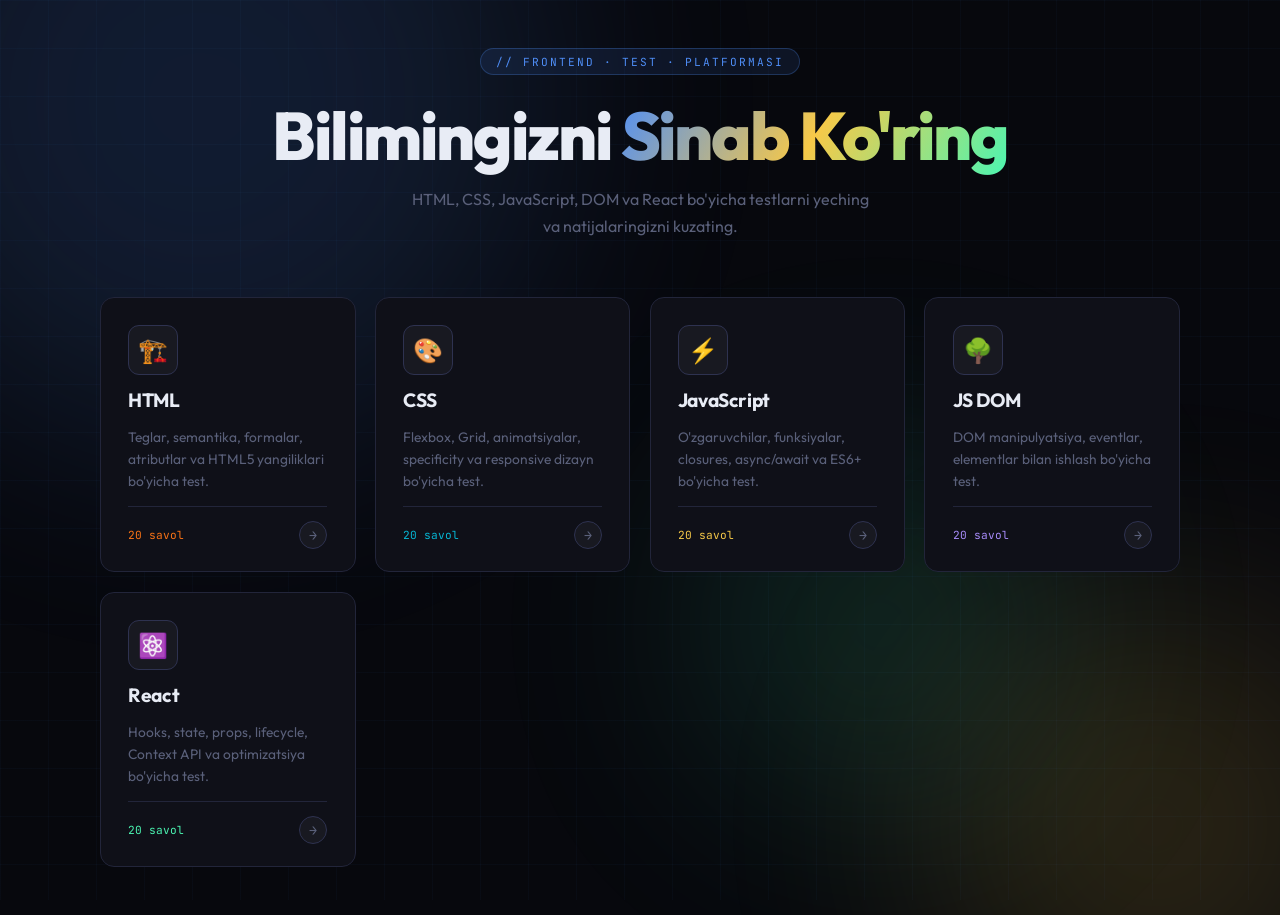
<file: index.html>
<!doctype html>
<html lang="uz">
  <head>
    <meta charset="UTF-8" />
    <meta name="viewport" content="width=device-width, initial-scale=1.0" />
    <title>Frontend Test Platformasi</title>
    <link rel="stylesheet" href="./css/style.css" />
    <link rel="shortcut icon" href="./img/image.png" type="image/x-icon" />
    <style>
      .stagger {
        opacity: 0;
        transform: translateY(20px);
        animation: slideUp 0.5s ease forwards;
      }
      .stagger:nth-child(1) {
        animation-delay: 0.05s;
      }
      .stagger:nth-child(2) {
        animation-delay: 0.12s;
      }
      .stagger:nth-child(3) {
        animation-delay: 0.19s;
      }
      .stagger:nth-child(4) {
        animation-delay: 0.26s;
      }
      .stagger:nth-child(5) {
        animation-delay: 0.33s;
      }
      @keyframes slideUp {
        to {
          opacity: 1;
          transform: translateY(0);
        }
      }
      .index-header {
        opacity: 0;
        animation: slideUp 0.5s ease forwards;
      }
    </style>
  </head>
  <body>
    <div class="glow blue"></div>
    <div class="glow gold"></div>
    <div class="glow green"></div>

    <div class="index-wrap">
      <div class="index-header">
        <div class="mono-tag">// Frontend · Test · Platformasi</div>
        <h1>Bilimingizni <span class="grad">Sinab Ko'ring</span></h1>
        <p>
          HTML, CSS, JavaScript, DOM va React bo'yicha testlarni yeching va
          natijalaringizni kuzating.
        </p>
      </div>

      <div class="cards-grid">
        <!-- HTML -->
        <a
          href="./html-quiz.html"
          class="topic-card stagger"
          style="--c: #f97316"
        >
          <div class="card-icon">🏗️</div>
          <div class="card-title">HTML</div>
          <div class="card-desc">
            Teglar, semantika, formalar, atributlar va HTML5 yangiliklari
            bo'yicha test.
          </div>
          <div class="card-footer">
            <span class="card-count">20 savol</span>
            <span class="card-arrow">→</span>
          </div>
        </a>

        <!-- CSS -->
        <a href="./css-quiz.html" class="topic-card stagger" style="--c: #06b6d4">
          <div class="card-icon">🎨</div>
          <div class="card-title">CSS</div>
          <div class="card-desc">
            Flexbox, Grid, animatsiyalar, specificity va responsive dizayn
            bo'yicha test.
          </div>
          <div class="card-footer">
            <span class="card-count">20 savol</span>
            <span class="card-arrow">→</span>
          </div>
        </a>

        <!-- JavaScript -->
        <a href="./js-quiz.html" class="topic-card stagger" style="--c: #f7c948">
          <div class="card-icon">⚡</div>
          <div class="card-title">JavaScript</div>
          <div class="card-desc">
            O'zgaruvchilar, funksiyalar, closures, async/await va ES6+ bo'yicha
            test.
          </div>
          <div class="card-footer">
            <span class="card-count">20 savol</span>
            <span class="card-arrow">→</span>
          </div>
        </a>

        <!-- JS DOM -->
        <a href="./dom-quiz.html" class="topic-card stagger" style="--c: #a78bfa">
          <div class="card-icon">🌳</div>
          <div class="card-title">JS DOM</div>
          <div class="card-desc">
            DOM manipulyatsiya, eventlar, elementlar bilan ishlash bo'yicha
            test.
          </div>
          <div class="card-footer">
            <span class="card-count">20 savol</span>
            <span class="card-arrow">→</span>
          </div>
        </a>

        <!-- React -->
        <a
          href="./react-quiz.html"
          class="topic-card stagger"
          style="--c: #4bf5b2"
        >
          <div class="card-icon">⚛️</div>
          <div class="card-title">React</div>
          <div class="card-desc">
            Hooks, state, props, lifecycle, Context API va optimizatsiya
            bo'yicha test.
          </div>
          <div class="card-footer">
            <span class="card-count">20 savol</span>
            <span class="card-arrow">→</span>
          </div>
        </a>
      </div>
    </div>
  </body>
</html>
</file>
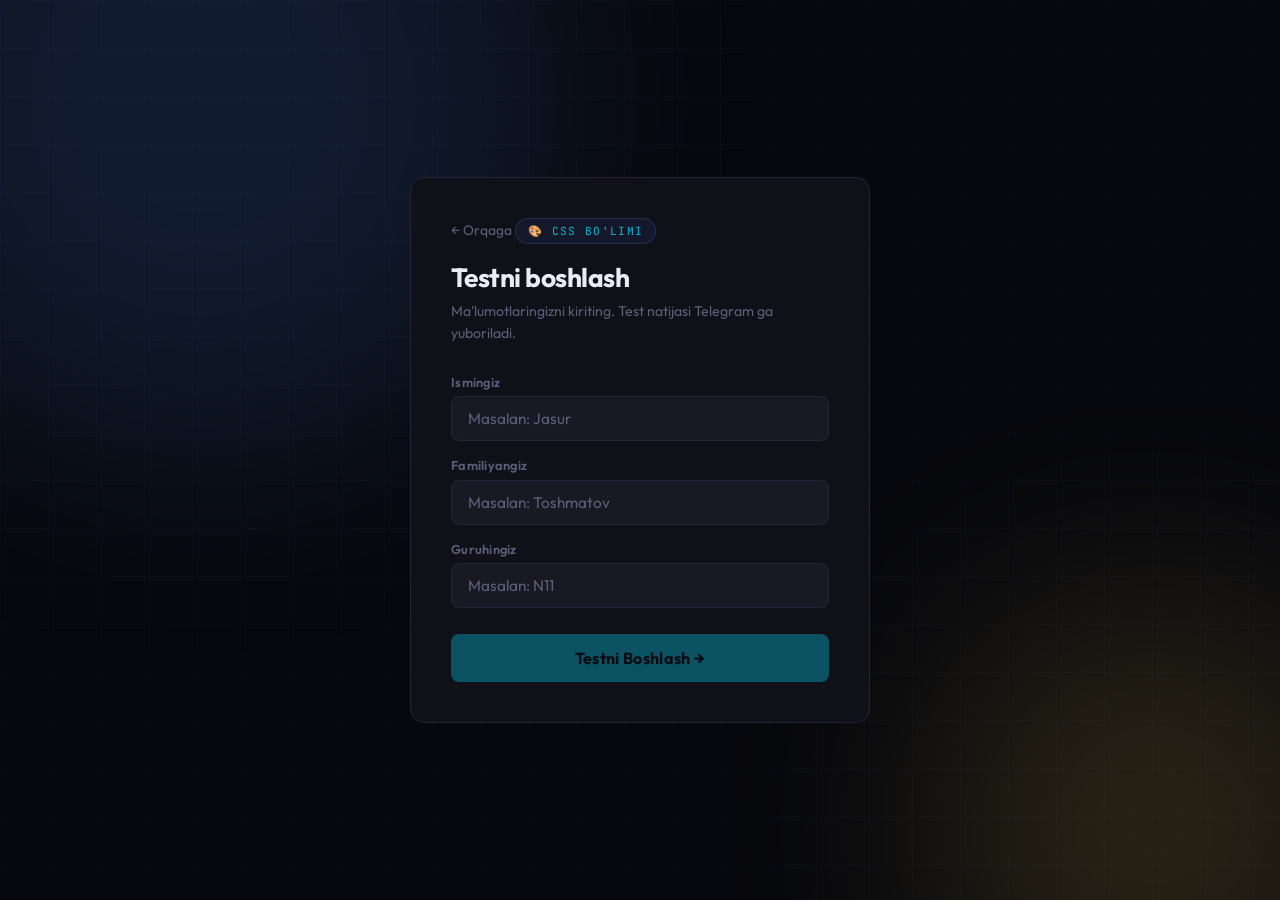
<file: css-quiz.html>
<!doctype html>
<html lang="uz">
  <head>
    <meta charset="UTF-8" />
    <meta name="viewport" content="width=device-width, initial-scale=1.0" />
    <title>CSS Test</title>
    <link rel="stylesheet" href="./css/style.css" />
    <link rel="shortcut icon" href="./img/css.png" type="image/x-icon" />
  </head>
  <body>
    <div class="glow blue"></div>
    <div class="glow gold"></div>

    <!-- REGISTRATION PAGE -->
    <div id="page-reg" class="page" style="display: none">
      <div class="reg-wrap">
        <div class="reg-card">
          <a href="./index.html" class="back-link">← Orqaga</a>
          <div class="reg-badge" style="--c: #06b6d4">🎨 CSS Bo'limi</div>
          <h2>Testni boshlash</h2>
          <p class="reg-sub">
            Ma'lumotlaringizni kiriting. Test natijasi Telegram ga yuboriladi.
          </p>

          <form id="reg-form">
            <div class="form-group">
              <label>Ismingiz</label>
              <input
                id="inp-first"
                class="reg-input"
                type="text"
                placeholder="Masalan: Jasur"
                autocomplete="off"
                required
              />
            </div>
            <div class="form-group">
              <label>Familiyangiz</label>
              <input
                id="inp-last"
                class="reg-input"
                type="text"
                placeholder="Masalan: Toshmatov"
                autocomplete="off"
                required
              />
            </div>
            <div class="form-group">
              <label>Guruhingiz</label>
              <input
                id="inp-group"
                class="reg-input"
                type="text"
                placeholder="Masalan: N11"
                autocomplete="off"
                required
              />
            </div>
            <button
              type="submit"
              id="btn-start"
              class="btn-start"
              style="background: #06b6d4"
              disabled
            >
              Testni Boshlash →
            </button>
          </form>
        </div>
      </div>
    </div>

    <!-- QUIZ PAGE -->
    <div id="page-quiz" class="page" style="display: none">
      <div class="quiz-wrap">
        <div class="quiz-topbar">
          <div class="quiz-meta">
            <span class="q-topic" style="--c: #06b6d4">🎨 CSS Test</span>
            <span class="q-user" id="q-user"></span>
          </div>
          <div class="quiz-timer" id="quiz-timer">⏱ 00:00</div>
        </div>

        <div class="prog-wrap">
          <div class="prog-meta">
            <span
              >Savol <strong id="prog-cur">1</strong> /
              <strong id="prog-total">12</strong></span
            >
            <span id="prog-pct">0%</span>
          </div>
          <div class="prog-bar">
            <div
              class="prog-fill"
              id="prog-fill"
              style="width: 0%; --c: #06b6d4"
            ></div>
          </div>
        </div>

        <div class="q-card">
          <div class="q-num" id="q-num"></div>
          <div class="q-text" id="q-text"></div>
        </div>

        <div class="options-list" id="options-list"></div>
        <div class="feedback-bar" id="feedback-bar"></div>
      </div>
    </div>

    <!-- RESULT PAGE -->
    <div id="page-result" class="page" style="display: none">
      <div class="result-wrap">
        <div class="result-card">
          <span class="result-emoji" id="result-emoji">🏆</span>
          <div class="result-pct" id="result-pct">0%</div>
          <div class="result-lbl">CSS bo'limi natijasi</div>

          <div class="result-stats">
            <div class="stat-box">
              <div class="stat-val" id="result-score" style="color: #4bf5b2">
                —
              </div>
              <div class="stat-key">To'g'ri javob</div>
            </div>
            <div class="stat-box">
              <div class="stat-val" id="result-time" style="color: #f7c948">
                —
              </div>
              <div class="stat-key">Sarflangan vaqt</div>
            </div>
            <div class="stat-box">
              <div class="stat-val" id="result-wrong" style="color: #f74f6a">
                —
              </div>
              <div class="stat-key">Noto'g'ri</div>
            </div>
          </div>

          <div class="tg-status">
            <span class="tg-dot" id="tg-dot"></span>
            <span id="tg-status-text">Telegram ga yuborilmoqda...</span>
          </div>

          <a href="./index.html" class="btn-home">← Bosh sahifaga qaytish</a>
        </div>
      </div>
    </div>

    <script src="./data/css-questions.js"></script>
    <script src="./js/telegram.js"></script>
    <script src="./js/quiz-engine.js"></script>
    <script>
      initQuiz();
    </script>
  </body>
</html>
</file>
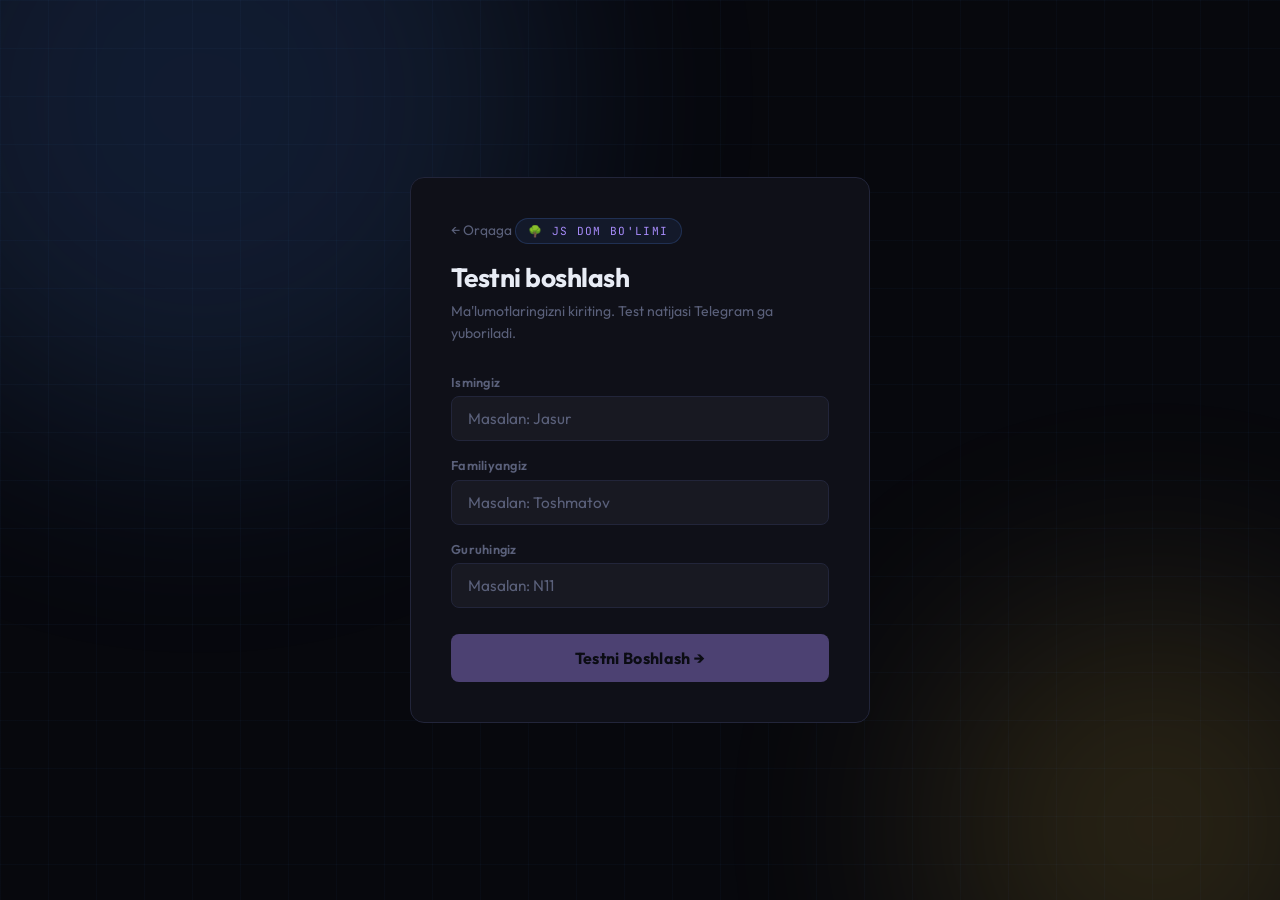
<file: dom-quiz.html>
<!doctype html>
<html lang="uz">
  <head>
    <meta charset="UTF-8" />
    <meta name="viewport" content="width=device-width, initial-scale=1.0" />
    <title>JS DOM Test</title>
    <link rel="stylesheet" href="./css/style.css" />
    <link rel="shortcut icon" href="./img/js_dom.png" type="image/x-icon" />
  </head>
  <body>
    <div class="glow blue"></div>
    <div class="glow gold"></div>

    <!-- REGISTRATION PAGE -->
    <div id="page-reg" class="page" style="display: none">
      <div class="reg-wrap">
        <div class="reg-card">
          <a href="./index.html" class="back-link">← Orqaga</a>
          <div class="reg-badge" style="--c: #a78bfa">🌳 JS DOM Bo'limi</div>
          <h2>Testni boshlash</h2>
          <p class="reg-sub">
            Ma'lumotlaringizni kiriting. Test natijasi Telegram ga yuboriladi.
          </p>

          <form id="reg-form">
            <div class="form-group">
              <label>Ismingiz</label>
              <input
                id="inp-first"
                class="reg-input"
                type="text"
                placeholder="Masalan: Jasur"
                autocomplete="off"
                required
              />
            </div>
            <div class="form-group">
              <label>Familiyangiz</label>
              <input
                id="inp-last"
                class="reg-input"
                type="text"
                placeholder="Masalan: Toshmatov"
                autocomplete="off"
                required
              />
            </div>
            <div class="form-group">
              <label>Guruhingiz</label>
              <input
                id="inp-group"
                class="reg-input"
                type="text"
                placeholder="Masalan: N11"
                autocomplete="off"
                required
              />
            </div>
            <button
              type="submit"
              id="btn-start"
              class="btn-start"
              style="background: #a78bfa"
              disabled
            >
              Testni Boshlash →
            </button>
          </form>
        </div>
      </div>
    </div>

    <!-- QUIZ PAGE -->
    <div id="page-quiz" class="page" style="display: none">
      <div class="quiz-wrap">
        <div class="quiz-topbar">
          <div class="quiz-meta">
            <span class="q-topic" style="--c: #a78bfa">🌳 JS DOM Test</span>
            <span class="q-user" id="q-user"></span>
          </div>
          <div class="quiz-timer" id="quiz-timer">⏱ 00:00</div>
        </div>

        <div class="prog-wrap">
          <div class="prog-meta">
            <span
              >Savol <strong id="prog-cur">1</strong> /
              <strong id="prog-total">20</strong></span
            >
            <span id="prog-pct">0%</span>
          </div>
          <div class="prog-bar">
            <div
              class="prog-fill"
              id="prog-fill"
              style="width: 0%; --c: #a78bfa"
            ></div>
          </div>
        </div>

        <div class="q-card">
          <div class="q-num" id="q-num"></div>
          <div class="q-text" id="q-text"></div>
        </div>

        <div class="options-list" id="options-list"></div>
        <div class="feedback-bar" id="feedback-bar"></div>
      </div>
    </div>

    <!-- RESULT PAGE -->
    <div id="page-result" class="page" style="display: none">
      <div class="result-wrap">
        <div class="result-card">
          <span class="result-emoji" id="result-emoji">🏆</span>
          <div class="result-pct" id="result-pct">0%</div>
          <div class="result-lbl">JS DOM bo'limi natijasi</div>

          <div class="result-stats">
            <div class="stat-box">
              <div class="stat-val" id="result-score" style="color: #4bf5b2">
                —
              </div>
              <div class="stat-key">To'g'ri javob</div>
            </div>
            <div class="stat-box">
              <div class="stat-val" id="result-time" style="color: #f7c948">
                —
              </div>
              <div class="stat-key">Sarflangan vaqt</div>
            </div>
            <div class="stat-box">
              <div class="stat-val" id="result-wrong" style="color: #f74f6a">
                —
              </div>
              <div class="stat-key">Noto'g'ri</div>
            </div>
          </div>

          <div class="tg-status">
            <span class="tg-dot" id="tg-dot"></span>
            <span id="tg-status-text">Telegram ga yuborilmoqda...</span>
          </div>

          <a href="./index.html" class="btn-home">← Bosh sahifaga qaytish</a>
        </div>
      </div>
    </div>

    <script src="./data/dom-questions.js"></script>
    <script src="./js/telegram.js"></script>
    <script src="./js/quiz-engine.js"></script>
    <script>
      initQuiz();
    </script>
  </body>
</html>
</file>
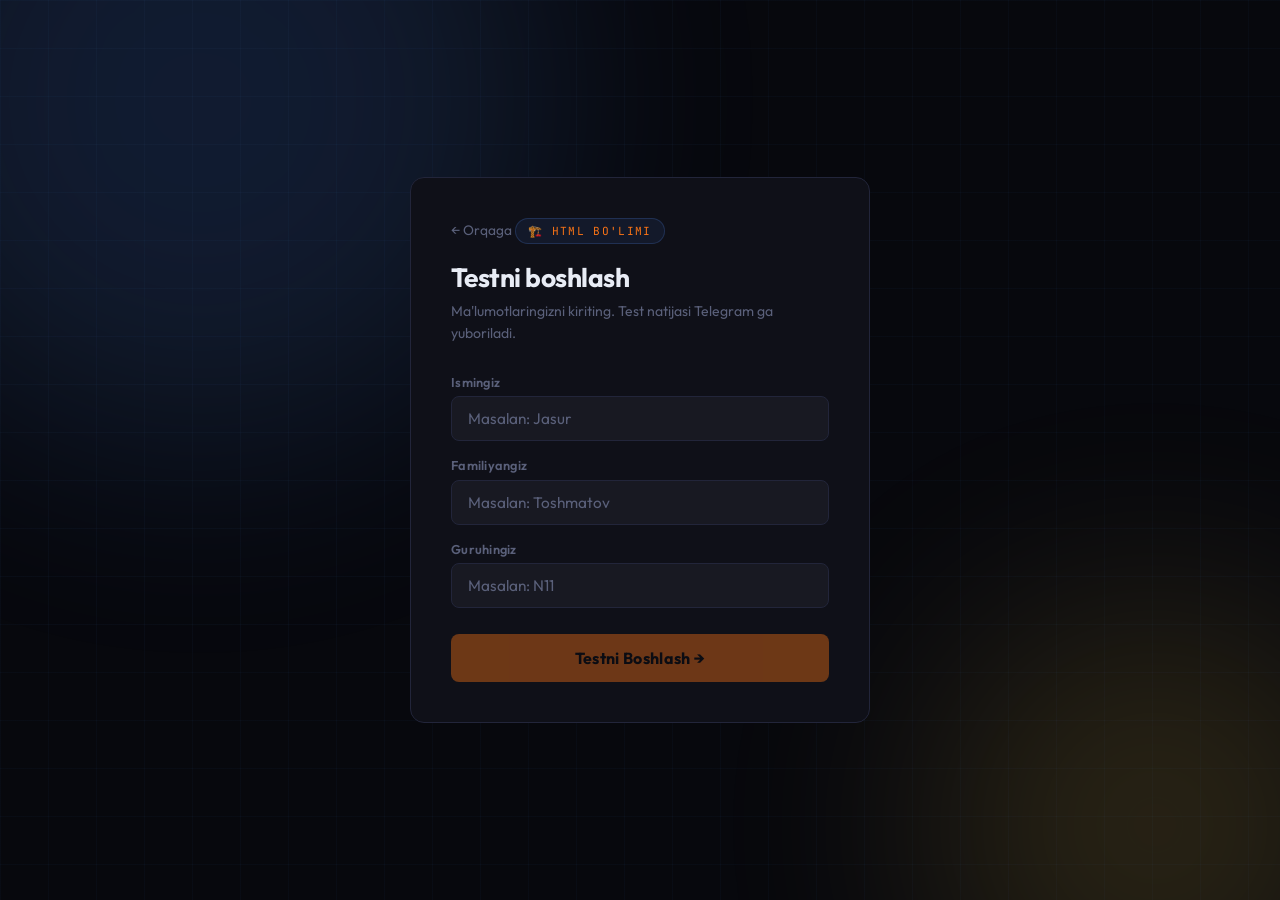
<file: html-quiz.html>
<!doctype html>
<html lang="uz">
  <head>
    <meta charset="UTF-8" />
    <meta name="viewport" content="width=device-width, initial-scale=1.0" />
    <title>HTML Test</title>
    <link rel="stylesheet" href="./css/style.css" />
    <link rel="shortcut icon" href="./img/html.png" type="image/x-icon" />
  </head>
  <body>
    <div class="glow blue"></div>
    <div class="glow gold"></div>

    <!-- REGISTRATION PAGE -->
    <div id="page-reg" class="page" style="display: none">
      <div class="reg-wrap">
        <div class="reg-card">
          <a href="./index.html" class="back-link">← Orqaga</a>
          <div class="reg-badge" style="--c: #f97316">🏗️ HTML Bo'limi</div>
          <h2>Testni boshlash</h2>
          <p class="reg-sub">
            Ma'lumotlaringizni kiriting. Test natijasi Telegram ga yuboriladi.
          </p>

          <form id="reg-form">
            <div class="form-group">
              <label>Ismingiz</label>
              <input
                id="inp-first"
                class="reg-input"
                type="text"
                placeholder="Masalan: Jasur"
                autocomplete="off"
                required
              />
            </div>
            <div class="form-group">
              <label>Familiyangiz</label>
              <input
                id="inp-last"
                class="reg-input"
                type="text"
                placeholder="Masalan: Toshmatov"
                autocomplete="off"
                required
              />
            </div>
            <div class="form-group">
              <label>Guruhingiz</label>
              <input
                id="inp-group"
                class="reg-input"
                type="text"
                placeholder="Masalan: N11"
                autocomplete="off"
                required
              />
            </div>
            <button type="submit" id="btn-start" class="btn-start" disabled>
              Testni Boshlash →
            </button>
          </form>
        </div>
      </div>
    </div>

    <!-- QUIZ PAGE -->
    <div id="page-quiz" class="page" style="display: none">
      <div class="quiz-wrap">
        <div class="quiz-topbar">
          <div class="quiz-meta">
            <span class="q-topic" style="--c: #f97316">🏗️ HTML Test</span>
            <span class="q-user" id="q-user"></span>
          </div>
          <div class="quiz-timer" id="quiz-timer">⏱ 00:00</div>
        </div>

        <div class="prog-wrap">
          <div class="prog-meta">
            <span
              >Savol <strong id="prog-cur">1</strong> /
              <strong id="prog-total">20</strong></span
            >
            <span id="prog-pct">0%</span>
          </div>
          <div class="prog-bar">
            <div
              class="prog-fill"
              id="prog-fill"
              style="width: 0%; --c: #f97316"
            ></div>
          </div>
        </div>

        <div class="q-card">
          <div class="q-num" id="q-num"></div>
          <div class="q-text" id="q-text"></div>
        </div>

        <div class="options-list" id="options-list"></div>
        <div class="feedback-bar" id="feedback-bar"></div>
      </div>
    </div>

    <!-- RESULT PAGE -->
    <div id="page-result" class="page" style="display: none">
      <div class="result-wrap">
        <div class="result-card">
          <span class="result-emoji" id="result-emoji">🏆</span>
          <div class="result-pct" id="result-pct">0%</div>
          <div class="result-lbl">HTML bo'limi natijasi</div>

          <div class="result-stats">
            <div class="stat-box">
              <div class="stat-val" id="result-score" style="color: #4bf5b2">
                —
              </div>
              <div class="stat-key">To'g'ri javob</div>
            </div>
            <div class="stat-box">
              <div class="stat-val" id="result-time" style="color: #f7c948">
                —
              </div>
              <div class="stat-key">Sarflangan vaqt</div>
            </div>
            <div class="stat-box">
              <div class="stat-val" id="result-wrong" style="color: #f74f6a">
                —
              </div>
              <div class="stat-key">Noto'g'ri</div>
            </div>
          </div>

          <div class="tg-status">
            <span class="tg-dot" id="tg-dot"></span>
            <span id="tg-status-text">Telegram ga yuborilmoqda...</span>
          </div>

          <a href="./index.html" class="btn-home">← Bosh sahifaga qaytish</a>
        </div>
      </div>
    </div>

    <script src="./data/html-questions.js"></script>
    <script src="./js/telegram.js"></script>
    <script src="./js/quiz-engine.js"></script>
    <script>
      initQuiz();
    </script>
  </body>
</html>
</file>
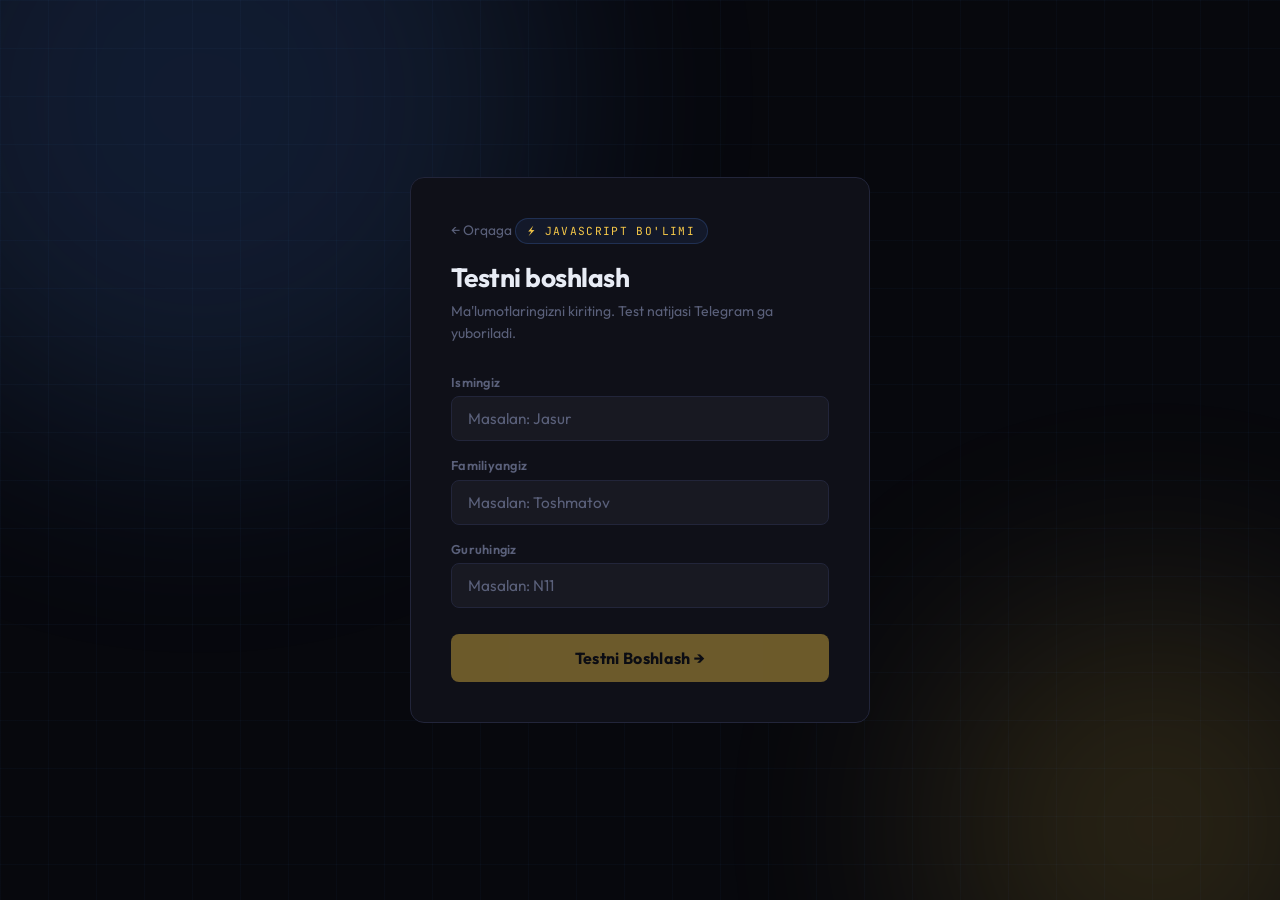
<file: js-quiz.html>
<!doctype html>
<html lang="uz">
  <head>
    <meta charset="UTF-8" />
    <meta name="viewport" content="width=device-width, initial-scale=1.0" />
    <title>JavaScript Test</title>
    <link rel="stylesheet" href="./css/style.css" />
    <link rel="shortcut icon" href="./img/js.png" type="image/x-icon" />
  </head>
  <body>
    <div class="glow blue"></div>
    <div class="glow gold"></div>

    <!-- REGISTRATION PAGE -->
    <div id="page-reg" class="page" style="display: none">
      <div class="reg-wrap">
        <div class="reg-card">
          <a href="./index.html" class="back-link">← Orqaga</a>
          <div class="reg-badge" style="--c: #f7c948">
            ⚡ JavaScript Bo'limi
          </div>
          <h2>Testni boshlash</h2>
          <p class="reg-sub">
            Ma'lumotlaringizni kiriting. Test natijasi Telegram ga yuboriladi.
          </p>

          <form id="reg-form">
            <div class="form-group">
              <label>Ismingiz</label>
              <input
                id="inp-first"
                class="reg-input"
                type="text"
                placeholder="Masalan: Jasur"
                autocomplete="off"
                required
              />
            </div>
            <div class="form-group">
              <label>Familiyangiz</label>
              <input
                id="inp-last"
                class="reg-input"
                type="text"
                placeholder="Masalan: Toshmatov"
                autocomplete="off"
                required
              />
            </div>
            <div class="form-group">
              <label>Guruhingiz</label>
              <input
                id="inp-group"
                class="reg-input"
                type="text"
                placeholder="Masalan: N11"
                autocomplete="off"
                required
              />
            </div>
            <button
              type="submit"
              id="btn-start"
              class="btn-start"
              style="background: #f7c948"
              disabled
            >
              Testni Boshlash →
            </button>
          </form>
        </div>
      </div>
    </div>

    <!-- QUIZ PAGE -->
    <div id="page-quiz" class="page" style="display: none">
      <div class="quiz-wrap">
        <div class="quiz-topbar">
          <div class="quiz-meta">
            <span class="q-topic" style="--c: #f7c948">⚡ JavaScript Test</span>
            <span class="q-user" id="q-user"></span>
          </div>
          <div class="quiz-timer" id="quiz-timer">⏱ 00:00</div>
        </div>

        <div class="prog-wrap">
          <div class="prog-meta">
            <span
              >Savol <strong id="prog-cur">1</strong> /
              <strong id="prog-total">20</strong></span
            >
            <span id="prog-pct">0%</span>
          </div>
          <div class="prog-bar">
            <div
              class="prog-fill"
              id="prog-fill"
              style="width: 0%; --c: #f7c948"
            ></div>
          </div>
        </div>

        <div class="q-card">
          <div class="q-num" id="q-num"></div>
          <div class="q-text" id="q-text"></div>
        </div>

        <div class="options-list" id="options-list"></div>
        <div class="feedback-bar" id="feedback-bar"></div>
      </div>
    </div>

    <!-- RESULT PAGE -->
    <div id="page-result" class="page" style="display: none">
      <div class="result-wrap">
        <div class="result-card">
          <span class="result-emoji" id="result-emoji">🏆</span>
          <div class="result-pct" id="result-pct">0%</div>
          <div class="result-lbl">JavaScript bo'limi natijasi</div>

          <div class="result-stats">
            <div class="stat-box">
              <div class="stat-val" id="result-score" style="color: #4bf5b2">
                —
              </div>
              <div class="stat-key">To'g'ri javob</div>
            </div>
            <div class="stat-box">
              <div class="stat-val" id="result-time" style="color: #f7c948">
                —
              </div>
              <div class="stat-key">Sarflangan vaqt</div>
            </div>
            <div class="stat-box">
              <div class="stat-val" id="result-wrong" style="color: #f74f6a">
                —
              </div>
              <div class="stat-key">Noto'g'ri</div>
            </div>
          </div>

          <div class="tg-status">
            <span class="tg-dot" id="tg-dot"></span>
            <span id="tg-status-text">Telegram ga yuborilmoqda...</span>
          </div>

          <a href="./index.html" class="btn-home">← Bosh sahifaga qaytish</a>
        </div>
      </div>
    </div>

    <script src="./data/js-questions.js"></script>
    <script src="./js/telegram.js"></script>
    <script src="./js/quiz-engine.js"></script>
    <script>
      initQuiz();
    </script>
  </body>
</html>
</file>
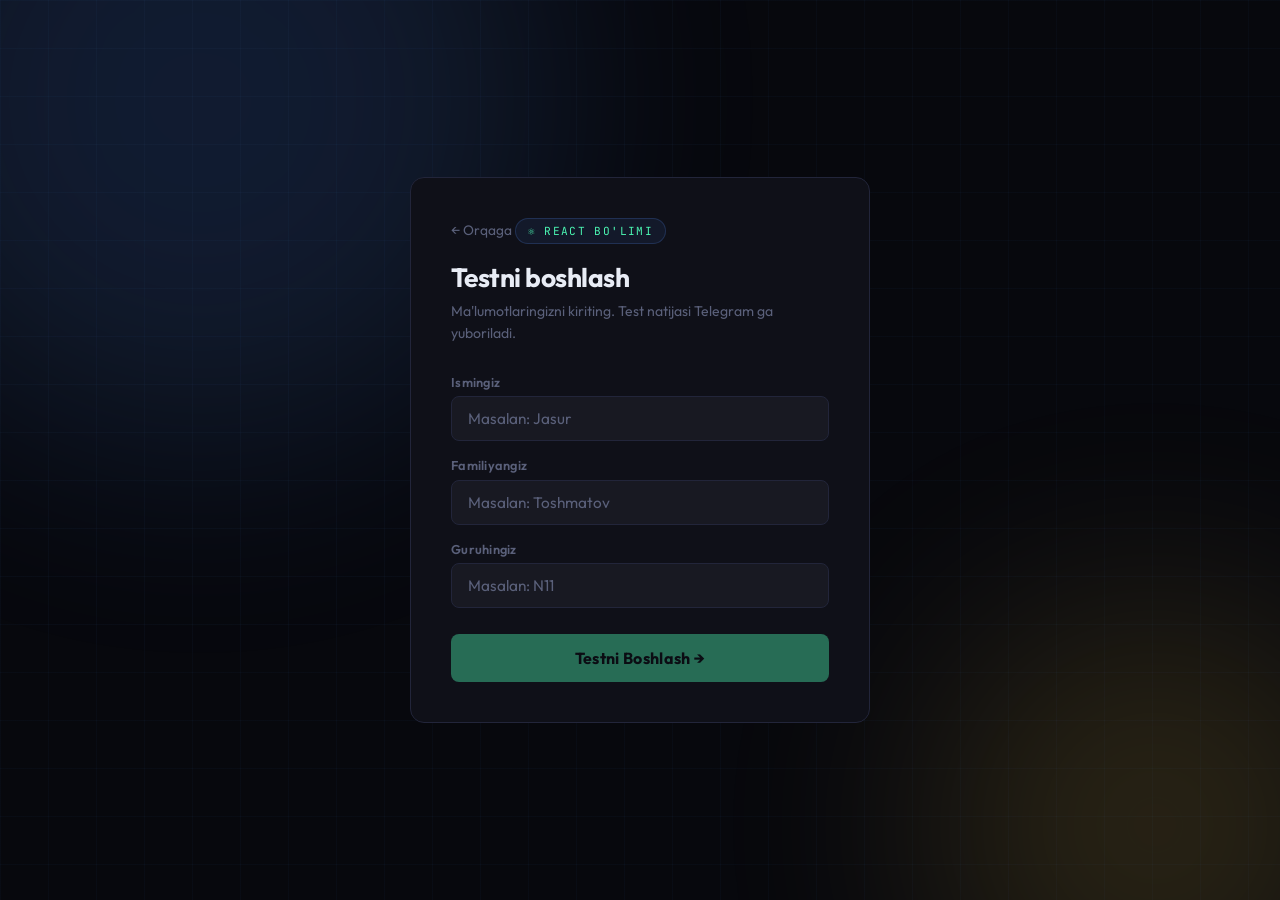
<file: react-quiz.html>
<!doctype html>
<html lang="uz">
  <head>
    <meta charset="UTF-8" />
    <meta name="viewport" content="width=device-width, initial-scale=1.0" />
    <title>React Test</title>
    <link rel="stylesheet" href="./css/style.css" />
    <link rel="shortcut icon" href="./img/react.png" type="image/x-icon" />
  </head>
  <body>
    <div class="glow blue"></div>
    <div class="glow gold"></div>

    <!-- REGISTRATION PAGE -->
    <div id="page-reg" class="page" style="display: none">
      <div class="reg-wrap">
        <div class="reg-card">
          <a href="./index.html" class="back-link">← Orqaga</a>
          <div class="reg-badge" style="--c: #4bf5b2">⚛️ React Bo'limi</div>
          <h2>Testni boshlash</h2>
          <p class="reg-sub">
            Ma'lumotlaringizni kiriting. Test natijasi Telegram ga yuboriladi.
          </p>

          <form id="reg-form">
            <div class="form-group">
              <label>Ismingiz</label>
              <input
                id="inp-first"
                class="reg-input"
                type="text"
                placeholder="Masalan: Jasur"
                autocomplete="off"
                required
              />
            </div>
            <div class="form-group">
              <label>Familiyangiz</label>
              <input
                id="inp-last"
                class="reg-input"
                type="text"
                placeholder="Masalan: Toshmatov"
                autocomplete="off"
                required
              />
            </div>
            <div class="form-group">
              <label>Guruhingiz</label>
              <input
                id="inp-group"
                class="reg-input"
                type="text"
                placeholder="Masalan: N11"
                autocomplete="off"
                required
              />
            </div>
            <button
              type="submit"
              id="btn-start"
              class="btn-start"
              style="background: #4bf5b2"
              disabled
            >
              Testni Boshlash →
            </button>
          </form>
        </div>
      </div>
    </div>

    <!-- QUIZ PAGE -->
    <div id="page-quiz" class="page" style="display: none">
      <div class="quiz-wrap">
        <div class="quiz-topbar">
          <div class="quiz-meta">
            <span class="q-topic" style="--c: #4bf5b2">⚛️ React Test</span>
            <span class="q-user" id="q-user"></span>
          </div>
          <div class="quiz-timer" id="quiz-timer">⏱ 00:00</div>
        </div>

        <div class="prog-wrap">
          <div class="prog-meta">
            <span
              >Savol <strong id="prog-cur">1</strong> /
              <strong id="prog-total">12</strong></span
            >
            <span id="prog-pct">0%</span>
          </div>
          <div class="prog-bar">
            <div
              class="prog-fill"
              id="prog-fill"
              style="width: 0%; --c: #4bf5b2"
            ></div>
          </div>
        </div>

        <div class="q-card">
          <div class="q-num" id="q-num"></div>
          <div class="q-text" id="q-text"></div>
        </div>

        <div class="options-list" id="options-list"></div>
        <div class="feedback-bar" id="feedback-bar"></div>
      </div>
    </div>

    <!-- RESULT PAGE -->
    <div id="page-result" class="page" style="display: none">
      <div class="result-wrap">
        <div class="result-card">
          <span class="result-emoji" id="result-emoji">🏆</span>
          <div class="result-pct" id="result-pct">0%</div>
          <div class="result-lbl">React bo'limi natijasi</div>

          <div class="result-stats">
            <div class="stat-box">
              <div class="stat-val" id="result-score" style="color: #4bf5b2">
                —
              </div>
              <div class="stat-key">To'g'ri javob</div>
            </div>
            <div class="stat-box">
              <div class="stat-val" id="result-time" style="color: #f7c948">
                —
              </div>
              <div class="stat-key">Sarflangan vaqt</div>
            </div>
            <div class="stat-box">
              <div class="stat-val" id="result-wrong" style="color: #f74f6a">
                —
              </div>
              <div class="stat-key">Noto'g'ri</div>
            </div>
          </div>

          <div class="tg-status">
            <span class="tg-dot" id="tg-dot"></span>
            <span id="tg-status-text">Telegram ga yuborilmoqda...</span>
          </div>

          <a href="./index.html" class="btn-home">← Bosh sahifaga qaytish</a>
        </div>
      </div>
    </div>

    <script src="./data/react-questions.js"></script>
    <script src="./js/telegram.js"></script>
    <script src="./js/quiz-engine.js"></script>
    <script>
      initQuiz();
    </script>
  </body>
</html>
</file>
<file: css/style.css>
@import url("https://fonts.googleapis.com/css2?family=JetBrains+Mono:wght@400;600;700&family=Outfit:wght@300;400;600;700;800&display=swap");

*,
*::before,
*::after {
  box-sizing: border-box;
  margin: 0;
  padding: 0;
}

:root {
  --bg: #07080d;
  --surface: #0f1018;
  --surface2: #181922;
  --border: #22253a;
  --border2: #2e3250;
  --accent: #4f8ef7;
  --accent2: #f7c948;
  --accent3: #4bf5b2;
  --danger: #f74f6a;
  --success: #4bf5b2;
  --text: #e8ecf5;
  --muted: #5a607a;
  --radius: 14px;
  --radius-sm: 8px;
}

html {
  scroll-behavior: smooth;
}

body {
  font-family: "Outfit", sans-serif;
  background: var(--bg);
  color: var(--text);
  min-height: 100vh;
  overflow-x: hidden;
}

body::before {
  content: "";
  position: fixed;
  inset: 0;
  background-image:
    linear-gradient(rgba(79, 142, 247, 0.035) 1px, transparent 1px),
    linear-gradient(90deg, rgba(79, 142, 247, 0.035) 1px, transparent 1px);
  background-size: 48px 48px;
  pointer-events: none;
  z-index: 0;
}

.glow {
  position: fixed;
  border-radius: 50%;
  filter: blur(120px);
  pointer-events: none;
  z-index: 0;
  opacity: 0.15;
}
.glow.blue {
  width: 700px;
  height: 700px;
  background: #4f8ef7;
  top: -250px;
  left: -150px;
}
.glow.gold {
  width: 450px;
  height: 450px;
  background: #f7c948;
  bottom: -150px;
  right: -100px;
}
.glow.green {
  width: 350px;
  height: 350px;
  background: #4bf5b2;
  top: 50%;
  left: 55%;
}

/* INDEX */
.index-wrap {
  position: relative;
  z-index: 1;
  min-height: 100vh;
  display: flex;
  flex-direction: column;
  align-items: center;
  justify-content: center;
  padding: 3rem 1.5rem;
}

.index-header {
  text-align: center;
  margin-bottom: 3.5rem;
}

.mono-tag {
  font-family: "JetBrains Mono", monospace;
  font-size: 0.7rem;
  letter-spacing: 0.18em;
  text-transform: uppercase;
  color: var(--accent);
  background: rgba(79, 142, 247, 0.1);
  border: 1px solid rgba(79, 142, 247, 0.25);
  padding: 0.35rem 0.9rem;
  border-radius: 100px;
  display: inline-block;
  margin-bottom: 1.5rem;
}

.index-header h1 {
  font-size: clamp(2.2rem, 5.5vw, 4.2rem);
  font-weight: 800;
  line-height: 1.08;
  letter-spacing: -0.03em;
  margin-bottom: 0.9rem;
}
.index-header h1 .grad {
  background: linear-gradient(
    120deg,
    var(--accent) 0%,
    var(--accent2) 50%,
    var(--accent3) 100%
  );
  -webkit-background-clip: text;
  -webkit-text-fill-color: transparent;
  background-clip: text;
}
.index-header p {
  color: var(--muted);
  font-size: 1rem;
  max-width: 460px;
  margin: 0 auto;
  line-height: 1.7;
}

.cards-grid {
  display: grid;
  grid-template-columns: repeat(auto-fit, minmax(250px, 1fr));
  gap: 1.2rem;
  width: 100%;
  max-width: 1080px;
}

.topic-card {
  background: var(--surface);
  border: 1px solid var(--border);
  border-radius: var(--radius);
  padding: 1.7rem 1.7rem 1.4rem;
  text-decoration: none;
  color: var(--text);
  display: flex;
  flex-direction: column;
  gap: 0.85rem;
  transition:
    transform 0.25s,
    border-color 0.25s,
    box-shadow 0.25s;
  position: relative;
  overflow: hidden;
  cursor: pointer;
}
.topic-card::after {
  content: "";
  position: absolute;
  top: 0;
  left: 0;
  right: 0;
  height: 2px;
  background: var(--c, var(--accent));
  transform: scaleX(0);
  transform-origin: left;
  transition: transform 0.3s ease;
}
.topic-card:hover {
  transform: translateY(-5px);
  border-color: var(--border2);
  box-shadow:
    0 12px 48px rgba(0, 0, 0, 0.4),
    0 0 0 1px var(--c, var(--accent)) inset;
}
.topic-card:hover::after {
  transform: scaleX(1);
}

.card-icon {
  width: 50px;
  height: 50px;
  border-radius: 11px;
  background: rgba(255, 255, 255, 0.04);
  border: 1px solid var(--border2);
  display: flex;
  align-items: center;
  justify-content: center;
  font-size: 1.5rem;
}
.card-title {
  font-size: 1.2rem;
  font-weight: 700;
  letter-spacing: -0.02em;
}
.card-desc {
  color: var(--muted);
  font-size: 0.86rem;
  line-height: 1.6;
  flex: 1;
}
.card-footer {
  display: flex;
  align-items: center;
  justify-content: space-between;
  border-top: 1px solid var(--border);
  padding-top: 0.9rem;
  font-family: "JetBrains Mono", monospace;
  font-size: 0.7rem;
  color: var(--muted);
}
.card-count {
  color: var(--c, var(--accent));
}
.card-arrow {
  width: 28px;
  height: 28px;
  border-radius: 50%;
  background: rgba(255, 255, 255, 0.04);
  border: 1px solid var(--border2);
  display: flex;
  align-items: center;
  justify-content: center;
  font-size: 0.85rem;
  transition:
    background 0.2s,
    border-color 0.2s,
    color 0.2s;
}
.topic-card:hover .card-arrow {
  background: var(--c, var(--accent));
  border-color: var(--c, var(--accent));
  color: #07080d;
}

/* REGISTRATION */
.reg-wrap {
  position: relative;
  z-index: 1;
  min-height: 100vh;
  display: flex;
  align-items: center;
  justify-content: center;
  padding: 2rem 1.5rem;
}
.reg-card {
  background: var(--surface);
  border: 1px solid var(--border);
  border-radius: var(--radius);
  padding: 2.5rem;
  width: 100%;
  max-width: 460px;
  animation: slideUp 0.4s ease;
}
@keyframes slideUp {
  from {
    opacity: 0;
    transform: translateY(22px);
  }
  to {
    opacity: 1;
    transform: translateY(0);
  }
}
.reg-badge {
  font-family: "JetBrains Mono", monospace;
  font-size: 0.7rem;
  text-transform: uppercase;
  letter-spacing: 0.12em;
  color: var(--c, var(--accent));
  background: rgba(79, 142, 247, 0.08);
  border: 1px solid rgba(79, 142, 247, 0.2);
  padding: 0.32rem 0.75rem;
  border-radius: 100px;
  display: inline-block;
  margin-bottom: 1.1rem;
}
.reg-card h2 {
  font-size: 1.65rem;
  font-weight: 700;
  letter-spacing: -0.02em;
  margin-bottom: 0.35rem;
}
.reg-sub {
  color: var(--muted);
  font-size: 0.88rem;
  margin-bottom: 1.8rem;
  line-height: 1.6;
}

.form-group {
  margin-bottom: 1rem;
}
.form-group label {
  display: block;
  font-size: 0.8rem;
  font-weight: 600;
  color: var(--muted);
  margin-bottom: 0.4rem;
  letter-spacing: 0.02em;
}
.form-group input {
  width: 100%;
  background: var(--surface2);
  border: 1px solid var(--border);
  border-radius: var(--radius-sm);
  padding: 0.75rem 1rem;
  color: var(--text);
  font-family: "Outfit", sans-serif;
  font-size: 0.96rem;
  outline: none;
  transition:
    border-color 0.2s,
    box-shadow 0.2s;
}
.form-group input:focus {
  border-color: var(--c, var(--accent));
  box-shadow: 0 0 0 3px rgba(79, 142, 247, 0.11);
}
.form-group input::placeholder {
  color: var(--muted);
}

.btn-start {
  width: 100%;
  margin-top: 0.65rem;
  padding: 0.88rem 1rem;
  background: var(--c, var(--accent));
  color: #07080d;
  font-family: "Outfit", sans-serif;
  font-size: 1rem;
  font-weight: 700;
  border: none;
  border-radius: var(--radius-sm);
  cursor: pointer;
  transition:
    opacity 0.2s,
    transform 0.2s,
    box-shadow 0.2s;
  letter-spacing: 0.02em;
}
.btn-start:hover:not(:disabled) {
  opacity: 0.9;
  transform: translateY(-1px);
  box-shadow: 0 6px 24px rgba(79, 142, 247, 0.3);
}
.btn-start:disabled {
  opacity: 0.4;
  cursor: not-allowed;
}

.back-link {
  display: inline-flex;
  align-items: center;
  gap: 0.4rem;
  color: var(--muted);
  font-size: 0.86rem;
  text-decoration: none;
  margin-bottom: 1.4rem;
  transition: color 0.2s;
}
.back-link:hover {
  color: var(--text);
}

/* QUIZ */
.quiz-wrap {
  position: relative;
  z-index: 1;
  min-height: 100vh;
  padding: 2rem 1.5rem;
  max-width: 740px;
  margin: 0 auto;
}
.quiz-topbar {
  display: flex;
  align-items: center;
  justify-content: space-between;
  flex-wrap: wrap;
  gap: 0.75rem;
  margin-bottom: 1.8rem;
}
.quiz-meta {
  display: flex;
  flex-direction: column;
  gap: 0.18rem;
}
.q-topic {
  font-family: "JetBrains Mono", monospace;
  font-size: 0.68rem;
  text-transform: uppercase;
  letter-spacing: 0.12em;
  color: var(--c, var(--accent));
}
.q-user {
  font-size: 0.83rem;
  color: var(--muted);
}

.quiz-timer {
  font-family: "JetBrains Mono", monospace;
  font-size: 1rem;
  color: var(--accent2);
  background: rgba(247, 201, 72, 0.08);
  border: 1px solid rgba(247, 201, 72, 0.2);
  padding: 0.36rem 0.82rem;
  border-radius: var(--radius-sm);
  transition: all 0.3s;
}
.quiz-timer.urgent {
  color: var(--danger);
  background: rgba(247, 79, 106, 0.08);
  border-color: rgba(247, 79, 106, 0.25);
}

.prog-wrap {
  margin-bottom: 2rem;
}
.prog-meta {
  display: flex;
  justify-content: space-between;
  font-family: "JetBrains Mono", monospace;
  font-size: 0.7rem;
  color: var(--muted);
  margin-bottom: 0.5rem;
}
.prog-bar {
  height: 3px;
  background: var(--surface2);
  border-radius: 100px;
  overflow: hidden;
}
.prog-fill {
  height: 100%;
  border-radius: 100px;
  background: linear-gradient(90deg, var(--c, var(--accent)), var(--accent3));
  transition: width 0.5s cubic-bezier(0.4, 0, 0.2, 1);
}

.q-card {
  background: var(--surface);
  border: 1px solid var(--border);
  border-radius: var(--radius);
  padding: 2rem;
  margin-bottom: 1.25rem;
  animation: slideUp 0.3s ease;
}
.q-num {
  font-family: "JetBrains Mono", monospace;
  font-size: 0.68rem;
  color: var(--muted);
  letter-spacing: 0.08em;
  margin-bottom: 0.8rem;
}
.q-text {
  font-size: 1.12rem;
  font-weight: 600;
  line-height: 1.5;
}

.options-list {
  display: flex;
  flex-direction: column;
  gap: 0.65rem;
}

.opt-btn {
  background: var(--surface2);
  border: 1px solid var(--border);
  border-radius: var(--radius-sm);
  padding: 0.88rem 1.1rem;
  color: var(--text);
  font-family: "Outfit", sans-serif;
  font-size: 0.94rem;
  text-align: left;
  cursor: pointer;
  display: flex;
  align-items: center;
  gap: 0.85rem;
  transition:
    border-color 0.18s,
    background 0.18s,
    transform 0.15s;
}
.opt-btn:hover:not(:disabled) {
  border-color: var(--c, var(--accent));
  background: rgba(79, 142, 247, 0.07);
  transform: translateX(4px);
}
.opt-letter {
  min-width: 26px;
  height: 26px;
  border-radius: 6px;
  background: var(--surface);
  border: 1px solid var(--border2);
  display: flex;
  align-items: center;
  justify-content: center;
  font-family: "JetBrains Mono", monospace;
  font-size: 0.7rem;
  font-weight: 700;
  color: var(--muted);
  transition: all 0.18s;
  flex-shrink: 0;
}
.opt-btn.selected {
  border-color: var(--c, var(--accent));
  background: rgba(79, 142, 247, 0.08);
}
.opt-btn.selected .opt-letter {
  background: var(--c, var(--accent));
  border-color: var(--c, var(--accent));
  color: #07080d;
}
.opt-btn.correct {
  border-color: var(--success);
  background: rgba(75, 245, 178, 0.08);
}
.opt-btn.correct .opt-letter {
  background: var(--success);
  border-color: var(--success);
  color: #07080d;
}
.opt-btn.wrong {
  border-color: var(--danger);
  background: rgba(247, 79, 106, 0.08);
  animation: shake 0.4s ease;
}
.opt-btn.wrong .opt-letter {
  background: var(--danger);
  border-color: var(--danger);
  color: #fff;
}

@keyframes shake {
  0%,
  100% {
    transform: translateX(0);
  }
  20% {
    transform: translateX(-7px);
  }
  40% {
    transform: translateX(7px);
  }
  60% {
    transform: translateX(-4px);
  }
  80% {
    transform: translateX(4px);
  }
}

.feedback-bar {
  padding: 0.68rem 1.1rem;
  border-radius: var(--radius-sm);
  font-size: 0.86rem;
  font-weight: 600;
  margin-top: 0.7rem;
  display: none;
}
.feedback-bar.show {
  display: block;
  animation: slideUp 0.2s ease;
}
.feedback-bar.err {
  background: rgba(247, 79, 106, 0.1);
  border: 1px solid rgba(247, 79, 106, 0.2);
  color: #f98d9e;
}
.feedback-bar.ok {
  background: rgba(75, 245, 178, 0.1);
  border: 1px solid rgba(75, 245, 178, 0.2);
  color: #4bf5b2;
}

/* RESULT */
.result-wrap {
  position: relative;
  z-index: 1;
  min-height: 100vh;
  display: flex;
  align-items: center;
  justify-content: center;
  padding: 2rem 1.5rem;
}
.result-card {
  background: var(--surface);
  border: 1px solid var(--border);
  border-radius: var(--radius);
  padding: 2.5rem 2rem;
  width: 100%;
  max-width: 520px;
  text-align: center;
  animation: slideUp 0.4s ease;
}
.result-emoji {
  font-size: 3.5rem;
  margin-bottom: 1rem;
  display: block;
}
.result-pct {
  font-size: 4.8rem;
  font-weight: 800;
  font-family: "JetBrains Mono", monospace;
  background: linear-gradient(120deg, var(--accent) 0%, var(--accent3) 100%);
  -webkit-background-clip: text;
  -webkit-text-fill-color: transparent;
  background-clip: text;
  line-height: 1;
  margin-bottom: 0.2rem;
}
.result-lbl {
  color: var(--muted);
  font-size: 0.88rem;
  margin-bottom: 1.8rem;
}
.result-stats {
  display: grid;
  grid-template-columns: repeat(3, 1fr);
  gap: 0.7rem;
  margin-bottom: 1.6rem;
}
.stat-box {
  background: var(--surface2);
  border: 1px solid var(--border);
  border-radius: var(--radius-sm);
  padding: 0.85rem 0.5rem;
}
.stat-val {
  font-family: "JetBrains Mono", monospace;
  font-size: 1.35rem;
  font-weight: 700;
}
.stat-key {
  font-size: 0.7rem;
  color: var(--muted);
  margin-top: 0.18rem;
}

.tg-status {
  font-family: "JetBrains Mono", monospace;
  font-size: 0.76rem;
  color: var(--muted);
  margin-bottom: 1.4rem;
  display: flex;
  align-items: center;
  justify-content: center;
  gap: 0.5rem;
}
.tg-dot {
  width: 7px;
  height: 7px;
  border-radius: 50%;
  background: var(--accent2);
  animation: pulse 1.2s infinite;
}
@keyframes pulse {
  0%,
  100% {
    opacity: 1;
  }
  50% {
    opacity: 0.3;
  }
}
.tg-dot.sent {
  background: var(--success);
  animation: none;
}
.tg-dot.fail {
  background: var(--danger);
  animation: none;
}

.btn-home {
  display: inline-flex;
  align-items: center;
  gap: 0.5rem;
  padding: 0.72rem 1.4rem;
  background: var(--surface2);
  border: 1px solid var(--border2);
  border-radius: var(--radius-sm);
  color: var(--text);
  text-decoration: none;
  font-family: "Outfit", sans-serif;
  font-weight: 600;
  transition:
    border-color 0.2s,
    color 0.2s;
}
.btn-home:hover {
  border-color: var(--accent);
  color: var(--accent);
}

@media (max-width: 600px) {
  .cards-grid {
    grid-template-columns: 1fr;
  }
  .result-stats {
    grid-template-columns: 1fr;
  }
  .quiz-topbar {
    flex-direction: column;
    align-items: flex-start;
  }
  .q-card {
    padding: 1.3rem;
  }
}
</file>
